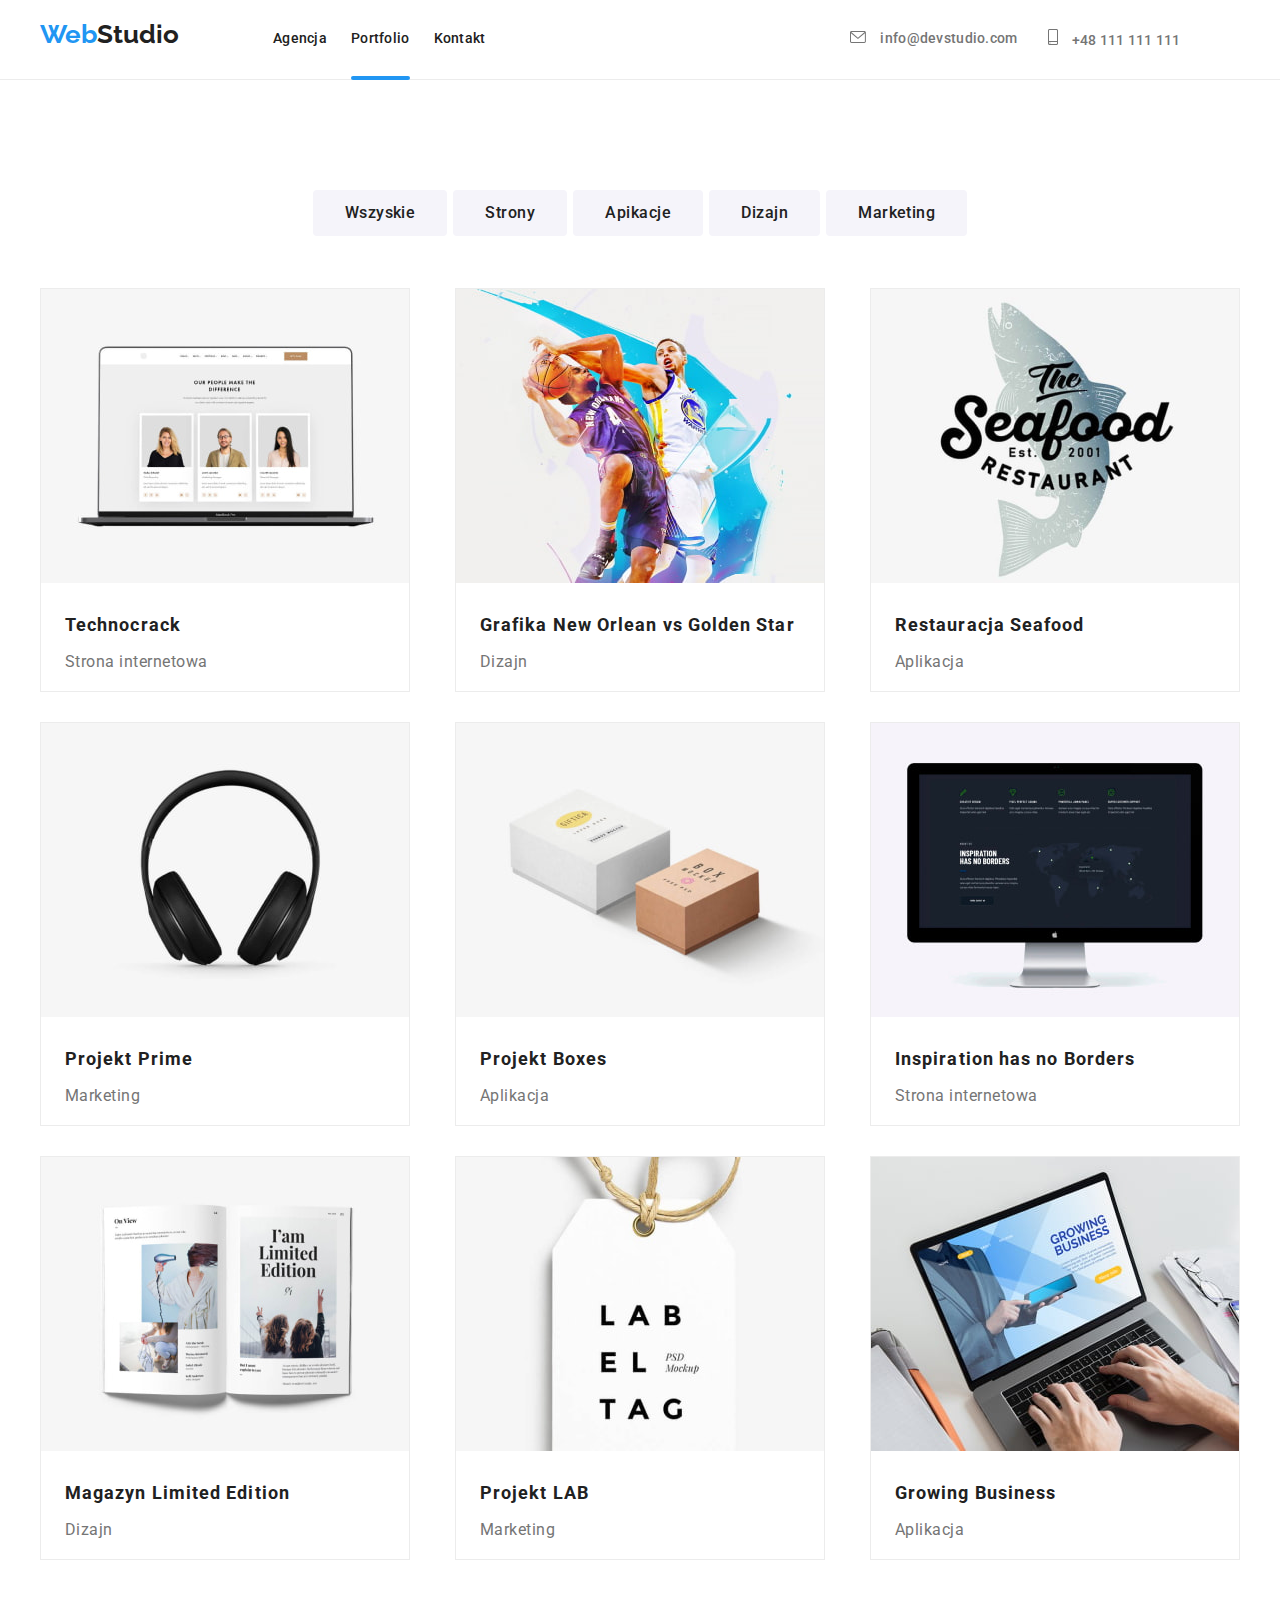
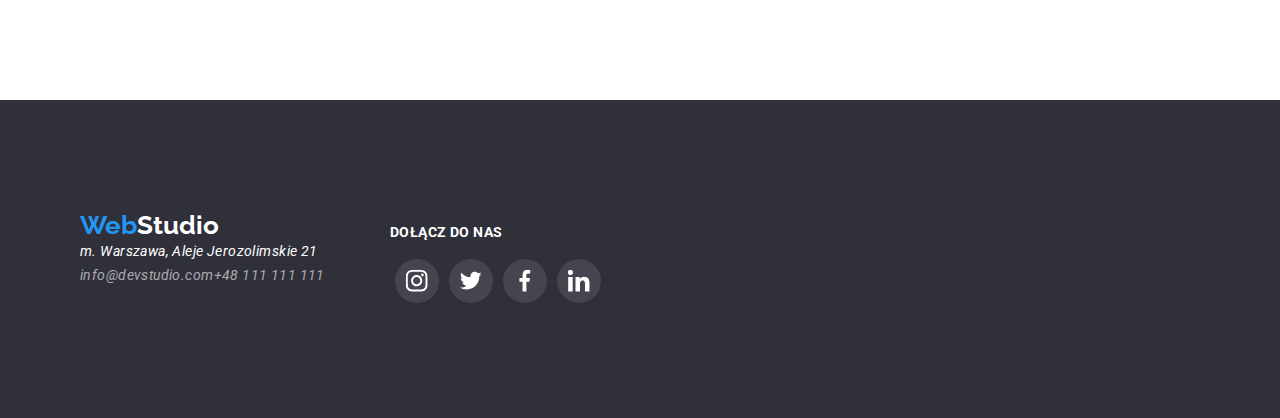
<file: portfolio.html>
<!DOCTYPE html>
<html lang="en">
<head>
    <link rel="stylesheet" href="https://cdnjs.cloudflare.com/ajax/libs/modern-normalize/1.0.0/modern-normalize.min.css" />
    <link rel="stylesheet" href="./CSS/styles.css"/>
    <link href="https://fonts.googleapis.com/css2?family=Raleway:wght@700&family=Roboto:wght@400;500;700;900&display=swap"
        rel="stylesheet">
</head>
    <body>
        <header class="container-header">
            <div class="container">
            <!--logo-->
            <a href=./index.html class="logo-black"><span class="logo">Web</span>Studio</a>
            <!--main nawigation-->
            <nav class="container-nav-links">
                <ul class="nav-links">
                    <li class="nav-link"><a class="nav-link" href="./index.html">Agencja</a></li>
                    <li class="nav-link"><a class="nav-link" href="./portfolio.html"><span class="active-link">Portfolio</span></a></li>
                    <li class="nav-link">Kontakt</li>
                </ul>
            </nav>
            <!--contact-->
            <ul class="container-contact-header">
                <li class="contact-header-link">
                    <svg class="contact-heder-icon" width="16" height="12">
                    <use href="./images/sprite.svg#icon-envelope"></use>
                </svg>
                <a href="mailto:info@devstudio.com" class="contact-heder">info@devstudio.com</a></li>
                <li class="contact-header-link"><svg class="contact-heder-icon" width="10" height="16">
                    <use href="./images/sprite.svg#icon-smartphone"></use>
                </svg>
                <a href="tel:+48 111 111 111" class="contact-heder">+48 111 111 111</a></li>
            </ul>
            </div>
        </header>
        <main>
            <section class="container-portfolio-buttons">
                <div class="container">
                <ul class="container-portfolio-buttons-list">
                    <li><button class="button" type="button">Wszyskie</button></li>
                    <li><button class="button" type="button">Strony</button></li>
                    <li><button class="button" type="button">Apikacje</button></li>
                    <li><button class="button" type="button">Dizajn</button></li>
                    <li><button class="button" type="button">Marketing</button></li>
                </ul>
                </div>
            </section>
            <section class="container-portfolio-projects">
                <div class="container">
                <ul class="container-portfolio-projects-list-items">
                    <li class="container-portfolio-projects-item">
                        <figure class="container-portfolio-projects-picture">
                            <img
                            src="./images/portfolio1.jpg"
                            alt="Laptop screen with an open website"
                            width="370"
                            height="294"
                            />
                            <div class="container-portfolio-overlay"><p class="text-portfolio-overlay">Technocrack jest popularną platformą wykorzystywaną do rozpowszechniania koronawirusa. Firmy wykorzystują tę platformę do celów szpiegowskich i ataków na niezabezpieczone serwery konkurencji</p></div>
                        </figure>
                            <div class="container-portfolio-projects-text">
                                <h2 class="project-name">Technocrack</h2>
                                <p class="project-field">Strona internetowa</p>
                         </div>       
                    </li>
                    <li class="container-portfolio-projects-item">
                        <figure class="container-portfolio-projects-picture">
                            <img
                            src="./images/portfolio2.jpg"
                            alt="Two NBA players during a match."
                            width="370"
                            height="294"
                            />
                            <div class="container-portfolio-overlay"><p class="text-portfolio-overlay">Technocrack jest popularną platformą wykorzystywaną do rozpowszechniania koronawirusa. Firmy wykorzystują tę platformę do celów szpiegowskich i ataków na niezabezpieczone serwery konkurencji</p></div>
                        </figure>
                            <div class="container-portfolio-projects-text">
                                <h2 class="project-name">Grafika New Orlean vs Golden Star</h2>
                                <p class="project-field">Dizajn</p>
                            </div>
                    </li>
                    <li class="container-portfolio-projects-item">
                        <figure class="container-portfolio-projects-picture">
                            <img
                            src="./images/portfolio3.jpg"
                            alt="The seafood restaurant logo"
                            width="370"
                            height="294"
                            />
                            <div class="container-portfolio-overlay"><p class="text-portfolio-overlay">Technocrack jest popularną platformą wykorzystywaną do rozpowszechniania koronawirusa. Firmy wykorzystują tę platformę do celów szpiegowskich i ataków na niezabezpieczone serwery konkurencji</p></div>
                        </figure>
                            <div class="container-portfolio-projects-text">
                                <h2 class="project-name">Restauracja Seafood</h2>
                                <p class="project-field">Aplikacja</p>
                            </div>
                    </li>
                    <li class="container-portfolio-projects-item">
                        <figure class="container-portfolio-projects-picture">
                            <img
                            src="./images/portfolio4.jpg"
                            alt="Headphones"
                            width="370"
                            height="294"
                            />
                            <div class="container-portfolio-overlay"><p class="text-portfolio-overlay">Technocrack jest popularną platformą wykorzystywaną do rozpowszechniania koronawirusa. Firmy wykorzystują tę platformę do celów szpiegowskich i ataków na niezabezpieczone serwery konkurencji</p></div>
                        </figure>
                            <div class="container-portfolio-projects-text">
                                <h2 class="project-name">Projekt Prime</h2>
                                <p class="project-field">Marketing</p>
                            </div>
                    </li>
                    <li class="container-portfolio-projects-item">
                        <figure class="container-portfolio-projects-picture">
                            <img
                            src="./images/portfolio5.jpg"
                            alt="Two boxes with logos"
                            width="370"
                            height="294"
                            />
                            <div class="container-portfolio-overlay"><p class="text-portfolio-overlay">Technocrack jest popularną platformą wykorzystywaną do rozpowszechniania koronawirusa. Firmy wykorzystują tę platformę do celów szpiegowskich i ataków na niezabezpieczone serwery konkurencji</p></div>
                        </figure>
                            <div class="container-portfolio-projects-text">
                                <h2 class="project-name">Projekt Boxes</h2>
                                <p class="project-field">Aplikacja</p>
                            </div>
                    </li>
                    <li class="container-portfolio-projects-item">
                        <figure class="container-portfolio-projects-picture">
                            <img
                            src="./images/portfolio6.jpg"
                            alt="Computer screen with an open website"
                            width="370"
                            height="294"
                            />
                            <div class="container-portfolio-overlay"><p class="text-portfolio-overlay">Technocrack jest popularną platformą wykorzystywaną do rozpowszechniania koronawirusa. Firmy wykorzystują tę platformę do celów szpiegowskich i ataków na niezabezpieczone serwery konkurencji</p></div>
                        </figure>
                            <div class="container-portfolio-projects-text">
                                <h2 class="project-name">Inspiration has no Borders</h2>
                                <p class="project-field">Strona internetowa</p>
                            </div>
                    </li>
                    <li class="container-portfolio-projects-item">
                        <figure class="container-portfolio-projects-picture">
                            <img
                            src="./images/portfolio7.jpg"
                            alt="Magazine pages"
                            width="370"
                            height="294"
                            />
                            <div class="container-portfolio-overlay"><p class="text-portfolio-overlay">Technocrack jest popularną platformą wykorzystywaną do rozpowszechniania koronawirusa. Firmy wykorzystują tę platformę do celów szpiegowskich i ataków na niezabezpieczone serwery konkurencji</p></div>
                        </figure>
                            <div class="container-portfolio-projects-text">
                                <h2 class="project-name">Magazyn Limited Edition</h2>
                                <p class="project-field">Dizajn</p>
                            </div>
                    </li>
                    <li class="container-portfolio-projects-item">
                        <figure class="container-portfolio-projects-picture">
                            <img
                            src="./images/portfolio8.jpg"
                            alt="Paper logo tag"
                            width="370"
                            height="294"
                            />
                            <div class="container-portfolio-overlay"><p class="text-portfolio-overlay">Technocrack jest popularną platformą wykorzystywaną do rozpowszechniania koronawirusa. Firmy wykorzystują tę platformę do celów szpiegowskich i ataków na niezabezpieczone serwery konkurencji</p></div>
                        </figure>
                            <div class="container-portfolio-projects-text">
                                <h2 class="project-name">Projekt LAB</h2>
                                <p class="project-field">Marketing</p>
                            </div>
                    </li>
                    <li class="container-portfolio-projects-item">
                        <figure class="container-portfolio-projects-picture">
                            <img
                            src="./images/portfolio9.jpg"
                            alt="Man working on a laptop"
                            width="370"
                            height="294"
                            />
                            <div class="container-portfolio-overlay"><p class="text-portfolio-overlay">Technocrack jest popularną platformą wykorzystywaną do rozpowszechniania koronawirusa. Firmy wykorzystują tę platformę do celów szpiegowskich i ataków na niezabezpieczone serwery konkurencji</p></div>
                        </figure>
                            <div class="container-portfolio-projects-text">
                                <h2 class="project-name">Growing Business</h2>
                                <p class="project-field">Aplikacja</p>
                            </div>
                    </li>
                </ul>
                </div>
            </section>
        </main>
        <footer class="container-footer">
            <div class="container">
                <ul class="container-footer-list">
                    <li>
                    <a href=index.html class="logo-white"><span class="logo">Web</span>Studio</a>
                    <address class="address">
                    m. Warszawa, Aleje Jerozolimskie 21 <br/>
                    <a href="mailto:info@devstudio.com" class="contact-footer">info@devstudio.com</a> <br/>
                    <a href="tel:+48 111 111 111" class="contact-footer">+48 111 111 111</a>
                    </address>
                    </li>
                    <li class="social-media-logo-footer-list">
                    <p class="title-2">DOŁĄCZ DO NAS</p>
                    <ul class="social-media-items-footer">
                        <li><svg class="social-media-logo-footer" width="44" height="44" viewBox="-16 -16 65 65">
                                <use href="./images/sprite.svg#icon-instagram-2"></use>
                            </svg></li>
                        <li><svg class="social-media-logo-footer" width="44" height="44" viewBox="-16 -16 65 65">
                                <use href="./images/sprite.svg#icon-twitter-1"></use>
                            </svg></li>
                        <li><svg class="social-media-logo-footer" width="44" height="44" viewBox="-16 -16 65 65">
                                <use href="./images/sprite.svg#icon-facebook-1"></use>
                            </svg></li>
                        <li><svg class="social-media-logo-footer" width="44" height="44" viewBox="-16 -16 65 65">
                                <use href="./images/sprite.svg#icon-linkedin-1"></use>
                            </svg></li>
                    </ul>
                    </li>
                 </div>
        </footer>
    </body>
</html>
</file>
<file: CSS/styles.css>
*,
*::before,
*::after {
  box-sizing: border-box;
}

body{
    font-family: 'Roboto', sans-serif;
    font-style: normal; 
    color: #212121;
    
}
.container{
    width: 1200px;
    margin: 0 auto;
}


/*logo and main navigation*/
.logo{
    font-family: 'Raleway';
    font-style: normal;
    font-weight: 700;
    font-size: 26px;
    line-height: 1.17;
    color: #2196f3;
    text-decoration: none;
    margin-right: 0px;
}
.logo-black{
    font-family: 'Raleway';
    font-style:normal;
    font-weight: 700;
    font-size: 26px;
    line-height: 1.17;
    color:#212121;
    text-decoration: none;
}
.logo-white{
    font-family: 'Raleway';
    font-style: normal;
    font-weight: 700;
    font-size: 26px;
    line-height: 1.17;
    color: #ffffff;
    text-decoration: none;
}
.nav-links .nav-link{
    font-weight: 500;
    font-size: 14px;
    line-height: 1.14;
    letter-spacing: 0.02em;
    display:inline-flex;
    list-style: none;
    margin-right: 10px;
    text-decoration: none;
    color: #212121;
    transition-property: color;
    transition-duration: 250ms;
    transition-timing-function: cubic-bezier(0.4, 0, 0.2, 1);
}
.nav-link:hover{
    color: #2196f3;
    cursor: pointer;
    text-decoration: none;
}
.nav-link:visited{
    text-decoration: none;
}
.active-link::after{
    content:"";
    display: block;
    position: relative;
    width: 100%;;
    height: 4px;
    background-color: #2196f3;
    border-radius: 2px;
    top: 30px;
}

/*contact and address*/
.contact-heder{
    font-weight: 500;
    font-size: 14px;
    line-height: 1.14;
    letter-spacing: 0.02em;
    color: #757575;
    text-decoration: none;
    margin-left: 10px;
    margin-right: 0px;
    cursor: pointer;
    transition: color 250ms cubic-bezier(0.4, 0, 0.2, 1);
}
.contact-heder-icon{
    fill: #757575;
    transition: fill 250ms cubic-bezier(0.4, 0, 0.2, 1);
}
.contact-header-link{
    margin-left: 30px;
}
.contact-header-link:hover .contact-heder-icon{
    fill: #2196f3;
}
.contact-header-link:hover .contact-heder{
    color: #2196f3;
}
.address, .contact-footer{
    font-weight: 400;
    font-size: 14px;
    line-height: 1.71;
    letter-spacing: 0.03em;
    color: #ffffff;
    text-decoration: none;
    display: flex;
    flex-wrap: wrap;
    flex-direction: row;
    max-width: 245px;
}
.contact-footer{
    color: rgba(255, 255, 255, 0.6);
    transition: color 250ms cubic-bezier(0.4, 0, 0.2, 1);  
}
.contact-footer:hover{
    color: #2196f3;
}

/*title*/
.main-title{
    font-weight: 900;
    font-size: 44px;
    line-height: 1.36;
    text-align: center;
    letter-spacing: 0.06em;
    color: #ffffff;
    padding: 0px 252px;
}
.section-title{
    font-weight: 700;
    font-size: 36px;
    line-height: 1.16;
    text-align: center;
    letter-spacing: 0.03em;
    margin-top: 0px;
}
.title-1{
    font-weight: 700;
    font-size: 14px;
    line-height: 1.17;
    letter-spacing: 0.03em;
}
.title-2{
    font-weight: 700;
    font-size: 14px;
    line-height: 1.17;
    letter-spacing: 00.03em;
    color: #ffffff;
    display: flex;
}
.title-3{
    font-weight: 700;
    font-size: 14px;
    line-height: 1.17;
    letter-spacing: 00.03em;
    color: #ffffff;
    text-align: center;
    width: 370px;
    height: 70px;
    background-color: rgba(47, 48, 58, 0.8);
    padding-top: 27px;
    margin: 0px;
    position: relative;
    bottom: 74px;

}

/*buttons*/
.button{
    background-color: #f5f4fa;
    color: #212121;
    font-family: 'Roboto';
    font-weight: 500;
    font-size: 16px;
    line-height: 26px;
    border: none;
    padding: 10px 32px;
    text-align: center;
    letter-spacing: 0.03em;
    cursor: pointer;
    border-radius: 4px;
    line-height: 1.6;
    margin: 0px 3px;
    transition: 
    background-color 250ms cubic-bezier(0.4, 0, 0.2, 1), 
    color 250ms cubic-bezier(0.4, 0, 0.2, 1),
    box-shadow 250ms cubic-bezier(0.4, 0, 0.2, 1);
}
.button:hover{
    background-color: #2196f3;
    color: #ffffff;
    box-shadow: 0px 3px 1px rgba(0, 0, 0, 0.1), 0px 1px 2px rgba(0, 0, 0, 0.8), 0px 2px 2px rgba(0, 0, 0, 0.12);
}
.main-button{
    background-color: #2196f3;
    color: #ffffff;
    font-family: 'Roboto';
    font-weight: 700;
    font-size: 16px;
    line-height: 1,87;
    box-shadow: 0px 4px 4px rgba(0, 0, 0, 0.15);
    border-radius: 4px;
    padding: 13px 53px;
    border: none;
    cursor: pointer;
    margin: 0px 479px;
}
.modal-button-clouse{
    position: absolute;
    top: 8px;
    right: 8px;
    width: 30px;
    height: 30px;
    background-color: #ffffff;
    border-radius: 50px;
    border: 1px solid rgba(0, 0, 0, 0.1);
    cursor: pointer;
}

/*text*/
.text-1{
    font-weight: 400;
    font-size: 14px;
    line-height: 1.71;
    letter-spacing: 0.03em;
    color: #757575;
    max-width: 270px;
}
.text-portfolio-overlay{
    font-weight: 400;
    font-size: 18px;
    line-height: 1.56;
    letter-spacing: 0.03em;
    color: #FFFFFF;
    padding-left: 24px;
    padding-right: 45px;
    padding-top: 49px;
    padding-bottom: 49px;
    margin: 0;
}


/*team*/
.co-worker{
    font-weight: 500;
    font-size: 16px;
    line-height: 1.19;
    letter-spacing: 0.03em;
    text-align: center;
}
.co-worker-profession{
    font-weight: 400;
    font-size: 16px;
    line-height: 1.19;
    text-align: center;
    letter-spacing: 0.03em;
    color: #757575;
}

/*portfolio*/
.project-name{
    font-weight: 700;
    font-size: 18px;
    line-height: 2.0;
    letter-spacing: 0.06em;
    margin: 0px;
}
.project-field{
    font-weight: 400;
    font-size: 16px;
    line-height: 1.88;
    letter-spacing: 0.03em;
    color: #757575;
    margin: 0px;
    padding-top: 4px;
}

/*customers*/
.customers-icon-list{
    list-style: none;
    display: flex;
    align-items: center;
    justify-content: space-between;
    padding-left: 0px;
}
.customer-icon{
    fill: #AFB1B8;
    border: 1px solid #AFB1B8;
    border-radius:4px;
    cursor: pointer;
    align-items: center;
    justify-content: center;
    padding: 25px;
    transition: 
    fill 250ms cubic-bezier(0.4, 0, 0.2, 1), 
    border 250ms cubic-bezier(0.4, 0, 0.2, 1);
}
.customer-icon:hover{
    fill:#2196F3;
    border: 1px solid #2196F3;
}

.lorem-ipsum-item{
    background-color: #F5F4FA;
    border-radius: 4px;
    align-items: center;
    justify-content: center;
    padding: 25px;
}

/*social media items*/
.social-media-logo{
    background-color:#ffffff;
    border-radius: 50px;
    fill:#AFB1B8;
    display: flex;
    align-items: center;
    justify-content: center;
    cursor: pointer;
    transition: 
    background-color 250ms cubic-bezier(0.4, 0, 0.2, 1), 
    fill 250ms cubic-bezier(0.4, 0, 0.2, 1);
}
.social-media-logo:hover, .social-media-logo-footer:hover{
    background-color: #2196f3;
    fill:#ffffff
}
.social-media-items{
    display: flex;
    align-items: center;
    justify-content: space-between;
    list-style: none;
    padding: 0px 15px;
}
.social-media-items-footer{
    display: flex;
    flex-wrap: wrap;
    list-style: none;
    justify-content: space-between;
    max-width: 245px;
    padding-inline-start: 0px;
}
.social-media-logo-footer{
    background: rgba(255, 255, 255, 0.1);
    border-radius: 50px;
    fill: #ffffff;
    display:flex;
    align-items: center;
    cursor: pointer;
    margin:5px;
    transition: 
    background-color 250ms cubic-bezier(0.4, 0, 0.2, 1), 
    fill 250ms cubic-bezier(0.4, 0, 0.2, 1);
}
.social-media-logo-footer-list{
    margin-left: 65px;
}

/*containers*/
.container-main{
    background: #2F303A url(./images/background1.jpg);
    min-height: 600px;
    display:flex;
    justify-content: center;
    align-items:center;
}
.container-footer{
    background-color: #2F303A;
    min-height: 252px;
    padding: 94px 0px;
}
.container-our-team{
    background-color:#F5F4FA;
    padding-bottom: 94px;
    padding-top: 94px;
    min-height: 648px;
}
.container-co-worker-list{
    display: flex;
    justify-content: space-between;
    list-style: none;
    padding-left: 0px;
}
.container-co-worker{
    background-color: #ffffff;
    padding-bottom: 20px;
    box-shadow: 0px 1px 3px rgba(0, 0, 0, 0.12), 0px 1px 1px rgba(0, 0, 0, 0.14), 0px 2px 1px rgba(0, 0, 0, 0.2);
    border-radius: 0px 0px 4px 4px;
    margin: 0px;
}
.container-header{
    min-height: 80px;
    border-bottom: 1px solid #ECECEC;
    display: flex;
    align-items: center;
    justify-content: space-between;
}
.container-nav-links{
    display: inline-flex;
    margin-right: 321px;
    margin-left: 50px;
}
.container-contact-header{
    display: inline-flex;
    list-style: none;
    padding-left: 0px;
}
.container-lorem-ipsum{
    padding-top: 94px;
    padding-bottom: 94px;
}
.container-list-lorem-ipsum{
    display: flex;
    list-style: none;
    justify-content: space-between;
    padding-left: 0px;
}
.container-what-we-doing{
    padding-bottom: 94px;
}
.container-what-we-doing-photos{
    display: flex;
    list-style: none;
    justify-content: space-between;
    padding-left: 0px;
    margin-bottom: 0px;
}
.container-portfolio-buttons{
    padding-top:94px;
    padding-bottom: 20px;
}
.container-portfolio-buttons-list{
    display: flex;
    list-style: none;
    align-items: center;
    justify-content: center;
    padding-left: 0px;
}
.container-portfolio-projects{
    padding-bottom: 94px;
}
.container-portfolio-projects-list-items{
    list-style: none;
    display: flex;
    flex-wrap: wrap;
    justify-content: space-between;
    padding-left: 0px;
}
.container-portfolio-projects-item{
    margin-top: 0px;
    margin-left: 0px;
    margin-right: 0px;
    margin-bottom: 30px;
    padding-bottom: 20px;
    border: 1px solid #ECECEC;
    cursor: pointer;
    width: 370px;
    height: 404px;
    transition: box-shadow 250ms cubic-bezier(0.4, 0, 0.2, 1);
}
.container-portfolio-projects-picture{
    margin: 0;
    position: relative;
    overflow: hidden;
}
.container-portfolio-overlay{
    position: absolute;
    top: 0;
    left: 0;
    width: 100%;
    height: 100%;
    background-color:rgba(33, 150, 243, 0.9);
    transform: translatey(100%);
    transition: transform 250ms cubic-bezier(0.4, 0, 0.2, 1);
}
.container-portfolio-projects-item:hover{
    box-shadow: 1px 4px 6px 0px rgba(0, 0, 0, 0.16), 0px 4px 4px 0px rgba(0, 0, 0, 0.06), 0px 1px 1px 0px rgba(0, 0, 0, 0.12);
}
.container-portfolio-projects-item:hover .container-portfolio-overlay{
    transform: translatex(0);
}
.container-portfolio-projects-text{
    padding-left: 24px;
    padding-right: 24px;
    padding-top: 20px;
    padding-bottom: 20px;
}
.container-our-customers{
    padding-top: 94px;
    padding-bottom: 94px;
}
.container-footer-list{
    display: flex;
    list-style: none;
}
.container-social-media-footer{
    display: flex;
    align-items: center;
    justify-content: space-around;
    max-width: 230px;
}

/*modal*/
.backdrop{
    position: fixed;
    left: 0;
    top: 0;
    width: 100%;
    height: 100%;
    background-color: rgba(0, 0, 0, 0.2);
    transition: 
    transform 1000ms, cubic-bezier(0.175, 0.885, 0.32, 1.275),
    opacity 1000ms cubic-bezier(0.175, 0.885, 0.32, 1.275),
    visibility 1000ms cubic-bezier(0.23, 1, 0.320, 1);
}
.is-hidden{
    opacity: 0;
    visibility: hidden;
    pointer-events: none;
}
.modal{
    position: absolute;
    top: 50%;
    left: 50%;
    transform: translate(-50%,-50%);
    width: 528px;
    height: 581px;
    background-color: #ffffff;
}
</file>
